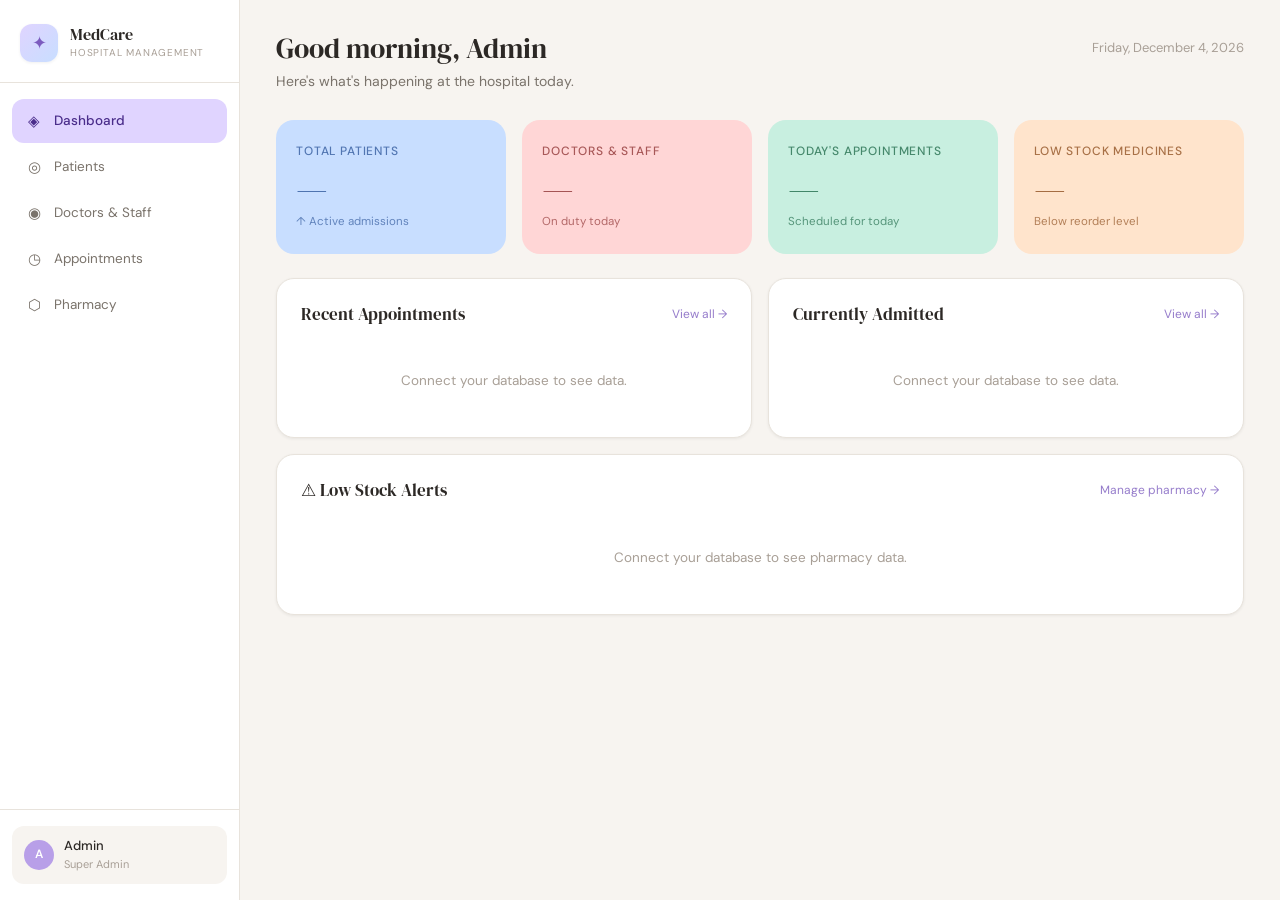
<file: index.html>
<!DOCTYPE html>
<html lang="en">
<head>
  <meta charset="UTF-8">
  <meta name="viewport" content="width=device-width, initial-scale=1.0">
  <title>MedCare HMS — Dashboard</title>
  <link rel="stylesheet" href="assets/css/style.css">
  <link href="https://fonts.googleapis.com/css2?family=DM+Serif+Display:ital@0;1&family=DM+Sans:wght@300;400;500;600&display=swap" rel="stylesheet">
</head>
<body>
  <div class="app-shell">

    <!-- Sidebar -->
    <aside class="sidebar">
      <div class="sidebar-brand">
        <div class="brand-icon">✦</div>
        <div>
          <div class="brand-name">MedCare</div>
          <div class="brand-sub">Hospital Management</div>
        </div>
      </div>
      <nav class="sidebar-nav">
        <a href="index.html" class="nav-item active">
          <span class="nav-icon">◈</span> Dashboard
        </a>
        <a href="patients.html" class="nav-item">
          <span class="nav-icon">◎</span> Patients
        </a>
        <a href="doctors.html" class="nav-item">
          <span class="nav-icon">◉</span> Doctors & Staff
        </a>
        <a href="appointments.html" class="nav-item">
          <span class="nav-icon">◷</span> Appointments
        </a>
        <a href="pharmacy.html" class="nav-item">
          <span class="nav-icon">⬡</span> Pharmacy
        </a>
      </nav>
      <div class="sidebar-footer">
        <div class="user-pill">
          <div class="user-avatar">A</div>
          <div>
            <div class="user-name">Admin</div>
            <div class="user-role">Super Admin</div>
          </div>
        </div>
      </div>
    </aside>

    <!-- Main Content -->
    <main class="main-content">
      <header class="page-header">
        <div>
          <h1 class="page-title">Good morning, Admin</h1>
          <p class="page-subtitle">Here's what's happening at the hospital today.</p>
        </div>
        <div class="header-date" id="headerDate"></div>
      </header>

      <!-- Stats Cards -->
      <div class="stats-grid">
        <div class="stat-card stat-blue" id="statPatients">
          <div class="stat-label">Total Patients</div>
          <div class="stat-value" data-endpoint="api/stats.php?type=patients">—</div>
          <div class="stat-trend">↑ Active admissions</div>
        </div>
        <div class="stat-card stat-rose" id="statDoctors">
          <div class="stat-label">Doctors & Staff</div>
          <div class="stat-value" data-endpoint="api/stats.php?type=staff">—</div>
          <div class="stat-trend">On duty today</div>
        </div>
        <div class="stat-card stat-mint" id="statAppointments">
          <div class="stat-label">Today's Appointments</div>
          <div class="stat-value" data-endpoint="api/stats.php?type=appointments">—</div>
          <div class="stat-trend">Scheduled for today</div>
        </div>
        <div class="stat-card stat-peach" id="statMeds">
          <div class="stat-label">Low Stock Medicines</div>
          <div class="stat-value" data-endpoint="api/stats.php?type=lowstock">—</div>
          <div class="stat-trend">Below reorder level</div>
        </div>
      </div>

      <!-- Two Column Section -->
      <div class="two-col">

        <!-- Recent Appointments -->
        <div class="card">
          <div class="card-head">
            <h2 class="card-title">Recent Appointments</h2>
            <a href="appointments.html" class="card-link">View all →</a>
          </div>
          <div id="recentAppointments">
            <div class="loading-row">Loading…</div>
          </div>
        </div>

        <!-- Admitted Patients -->
        <div class="card">
          <div class="card-head">
            <h2 class="card-title">Currently Admitted</h2>
            <a href="patients.html" class="card-link">View all →</a>
          </div>
          <div id="admittedPatients">
            <div class="loading-row">Loading…</div>
          </div>
        </div>

      </div>

      <!-- Low Stock Alert -->
      <div class="card mt-card">
        <div class="card-head">
          <h2 class="card-title">⚠ Low Stock Alerts</h2>
          <a href="pharmacy.html" class="card-link">Manage pharmacy →</a>
        </div>
        <div id="lowStockTable">
          <div class="loading-row">Loading…</div>
        </div>
      </div>

    </main>
  </div>

  <script src="assets/js/app.js"></script>
  <script>
    // Date
    document.getElementById('headerDate').textContent =
      new Date().toLocaleDateString('en-US', {weekday:'long', year:'numeric', month:'long', day:'numeric'});

    // Load stats
    document.querySelectorAll('[data-endpoint]').forEach(el => {
      fetch(el.dataset.endpoint)
        .then(r => r.json())
        .then(d => { el.textContent = d.count ?? d.value ?? '—'; })
        .catch(() => { el.textContent = '—'; });
    });

    // Load recent appointments
    fetch('api/appointments.php?limit=5')
      .then(r => r.json())
      .then(data => {
        const el = document.getElementById('recentAppointments');
        if (!data.length) { el.innerHTML = '<div class="empty-state">No appointments found.</div>'; return; }
        el.innerHTML = data.map(a => `
          <div class="list-row">
            <div class="list-avatar">${a.patient_name[0]}</div>
            <div class="list-info">
              <div class="list-name">${a.patient_name}</div>
              <div class="list-sub">Dr. ${a.doctor_name} · ${a.type}</div>
            </div>
            <div class="badge badge-${a.status.toLowerCase()}">${a.status}</div>
          </div>`).join('');
      }).catch(() => {
        document.getElementById('recentAppointments').innerHTML = '<div class="empty-state">Connect your database to see data.</div>';
      });

    // Load admitted patients
    fetch('api/admissions.php?status=Admitted&limit=5')
      .then(r => r.json())
      .then(data => {
        const el = document.getElementById('admittedPatients');
        if (!data.length) { el.innerHTML = '<div class="empty-state">No current admissions.</div>'; return; }
        el.innerHTML = data.map(p => `
          <div class="list-row">
            <div class="list-avatar">${p.patient_name[0]}</div>
            <div class="list-info">
              <div class="list-name">${p.patient_name}</div>
              <div class="list-sub">${p.ward_name ?? 'Unassigned'} · ${p.diagnosis ?? 'Under observation'}</div>
            </div>
            <div class="badge badge-admitted">Admitted</div>
          </div>`).join('');
      }).catch(() => {
        document.getElementById('admittedPatients').innerHTML = '<div class="empty-state">Connect your database to see data.</div>';
      });

    // Low stock
    fetch('api/pharmacy.php?filter=lowstock&limit=5')
      .then(r => r.json())
      .then(data => {
        const el = document.getElementById('lowStockTable');
        if (!data.length) { el.innerHTML = '<div class="empty-state">No low stock items. ✓</div>'; return; }
        el.innerHTML = `<table class="data-table"><thead><tr><th>Medicine</th><th>Category</th><th>In Stock</th><th>Reorder Level</th><th>Status</th></tr></thead><tbody>
          ${data.map(m => `<tr>
            <td><strong>${m.name}</strong></td>
            <td>${m.category}</td>
            <td class="text-danger">${m.quantity_in_stock}</td>
            <td>${m.reorder_level}</td>
            <td><span class="badge badge-danger">Low Stock</span></td>
          </tr>`).join('')}
        </tbody></table>`;
      }).catch(() => {
        document.getElementById('lowStockTable').innerHTML = '<div class="empty-state">Connect your database to see pharmacy data.</div>';
      });
  </script>
</body>
</html>
</file>
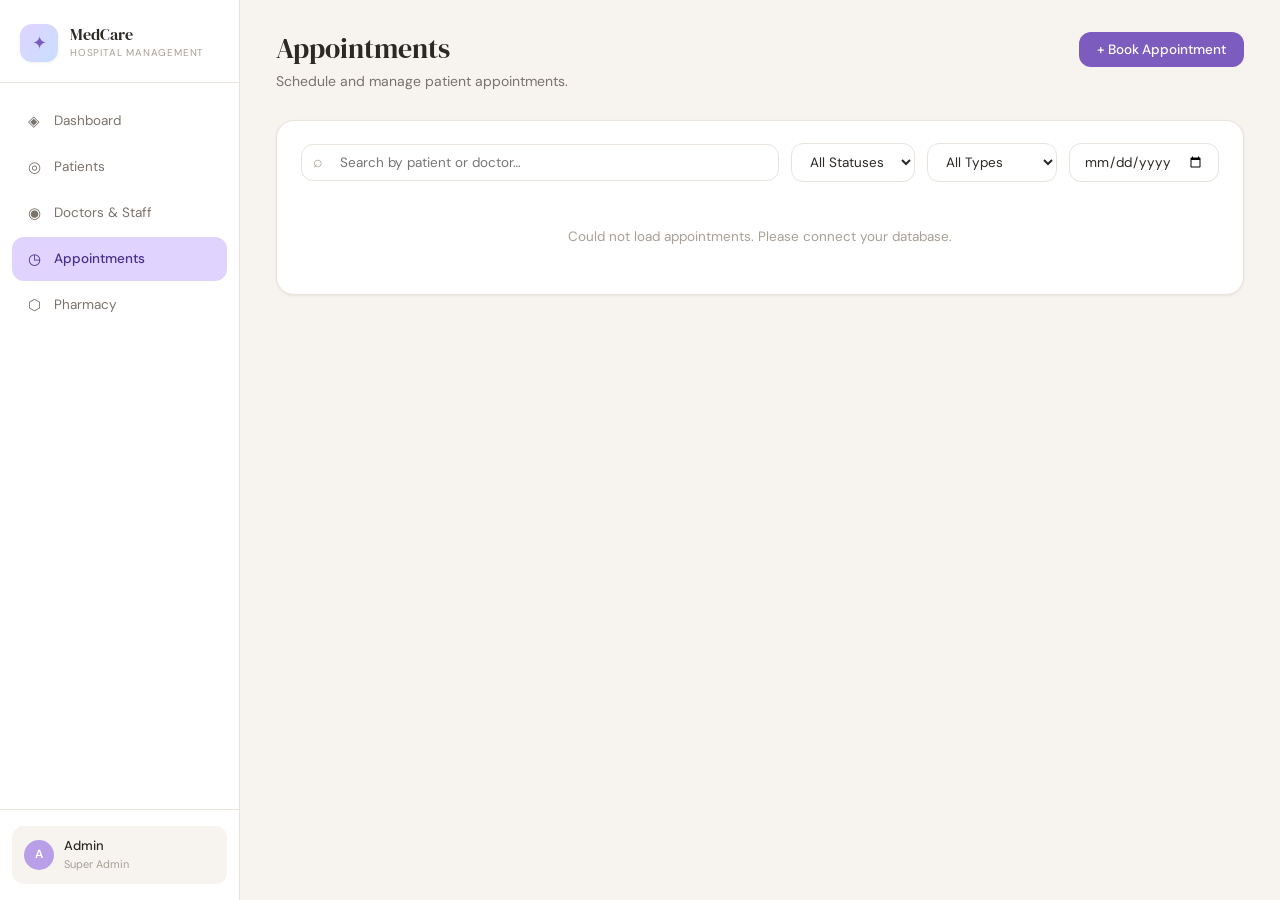
<file: appointments.html>
<!DOCTYPE html>
<html lang="en">
<head>
  <meta charset="UTF-8">
  <meta name="viewport" content="width=device-width, initial-scale=1.0">
  <title>MedCare HMS — Appointments</title>
  <link rel="stylesheet" href="assets/css/style.css">
  <link href="https://fonts.googleapis.com/css2?family=DM+Serif+Display:ital@0;1&family=DM+Sans:wght@300;400;500;600&display=swap" rel="stylesheet">
</head>
<body>
<div class="app-shell">
  <aside class="sidebar">
    <div class="sidebar-brand">
      <div class="brand-icon">✦</div>
      <div><div class="brand-name">MedCare</div><div class="brand-sub">Hospital Management</div></div>
    </div>
    <nav class="sidebar-nav">
      <a href="index.html" class="nav-item"><span class="nav-icon">◈</span> Dashboard</a>
      <a href="patients.html" class="nav-item"><span class="nav-icon">◎</span> Patients</a>
      <a href="doctors.html" class="nav-item"><span class="nav-icon">◉</span> Doctors & Staff</a>
      <a href="appointments.html" class="nav-item active"><span class="nav-icon">◷</span> Appointments</a>
      <a href="pharmacy.html" class="nav-item"><span class="nav-icon">⬡</span> Pharmacy</a>
    </nav>
    <div class="sidebar-footer">
      <div class="user-pill">
        <div class="user-avatar">A</div>
        <div><div class="user-name">Admin</div><div class="user-role">Super Admin</div></div>
      </div>
    </div>
  </aside>

  <main class="main-content">
    <header class="page-header">
      <div>
        <h1 class="page-title">Appointments</h1>
        <p class="page-subtitle">Schedule and manage patient appointments.</p>
      </div>
      <button class="btn btn-primary" onclick="openModal('addApptModal')">+ Book Appointment</button>
    </header>

    <div id="alertBox"></div>

    <div class="card">
      <div class="toolbar">
        <div class="search-box">
          <input type="text" id="searchInput" placeholder="Search by patient or doctor…" oninput="filterTable()">
        </div>
        <select class="select-filter" id="statusFilter" onchange="filterTable()">
          <option value="">All Statuses</option>
          <option>Scheduled</option><option>Confirmed</option>
          <option>Completed</option><option>Cancelled</option><option>No-Show</option>
        </select>
        <select class="select-filter" id="typeFilter" onchange="filterTable()">
          <option value="">All Types</option>
          <option>Consultation</option><option>Follow-up</option>
          <option>Emergency</option><option>Procedure</option><option>Checkup</option>
        </select>
        <input type="date" class="select-filter" id="dateFilter" onchange="filterTable()" title="Filter by date">
      </div>
      <div id="tableContainer"><div class="loading-row">Loading appointments…</div></div>
    </div>
  </main>
</div>

<!-- Book Appointment Modal -->
<div class="modal-overlay" id="addApptModal">
  <div class="modal">
    <h2 class="modal-title">Book Appointment</h2>
    <form id="addApptForm">
      <div class="form-grid">
        <div class="form-group span-2">
          <label class="form-label">Patient *</label>
          <select name="patient_id" id="patientSelect" class="form-select" required>
            <option value="">Loading patients…</option>
          </select>
        </div>
        <div class="form-group span-2">
          <label class="form-label">Doctor *</label>
          <select name="doctor_id" id="doctorSelect" class="form-select" required>
            <option value="">Loading doctors…</option>
          </select>
        </div>
        <div class="form-group">
          <label class="form-label">Date & Time *</label>
          <input type="datetime-local" name="scheduled_at" class="form-input" required>
        </div>
        <div class="form-group">
          <label class="form-label">Duration (minutes)</label>
          <input type="number" name="duration_minutes" class="form-input" value="30" min="10" max="240">
        </div>
        <div class="form-group">
          <label class="form-label">Type</label>
          <select name="type" class="form-select">
            <option>Consultation</option><option>Follow-up</option>
            <option>Emergency</option><option>Procedure</option><option>Checkup</option>
          </select>
        </div>
        <div class="form-group">
          <label class="form-label">Status</label>
          <select name="status" class="form-select">
            <option>Scheduled</option><option>Confirmed</option>
          </select>
        </div>
        <div class="form-group span-2">
          <label class="form-label">Symptoms / Reason</label>
          <textarea name="symptoms" class="form-textarea" placeholder="Describe symptoms or reason for visit…"></textarea>
        </div>
      </div>
      <div class="form-actions">
        <button type="button" class="btn btn-outline" onclick="closeModal('addApptModal')">Cancel</button>
        <button type="submit" class="btn btn-primary">Book Appointment</button>
      </div>
    </form>
  </div>
</div>

<script src="assets/js/app.js"></script>
<script>
let allAppts = [];

function loadAppointments() {
  fetch('api/appointments.php')
    .then(r => r.json())
    .then(data => { allAppts = data; renderTable(data); })
    .catch(() => {
      document.getElementById('tableContainer').innerHTML =
        '<div class="empty-state">Could not load appointments. Please connect your database.</div>';
    });
}

function renderTable(data) {
  const el = document.getElementById('tableContainer');
  if (!data.length) { el.innerHTML = '<div class="empty-state">No appointments found.</div>'; return; }
  el.innerHTML = `<table class="data-table">
    <thead><tr>
      <th>Patient</th><th>Doctor</th><th>Scheduled</th>
      <th>Type</th><th>Status</th><th>Actions</th>
    </tr></thead>
    <tbody>${data.map(a => `<tr>
      <td><strong>${a.patient_name}</strong></td>
      <td>Dr. ${a.doctor_name}</td>
      <td class="text-muted">${formatDateTime(a.scheduled_at)}</td>
      <td class="text-muted">${a.type}</td>
      <td><span class="badge badge-${a.status.toLowerCase().replace('-','')}">${a.status}</span></td>
      <td><div class="action-btns">
        <button class="action-btn" onclick="changeStatus(${a.appointment_id}, '${a.status}')">Status</button>
        <button class="action-btn del" onclick="deleteAppt(${a.appointment_id})">Cancel</button>
      </div></td>
    </tr>`).join('')}</tbody></table>`;
}

function formatDateTime(dt) {
  if (!dt) return '—';
  const d = new Date(dt);
  return d.toLocaleDateString('en-US', {month:'short', day:'numeric', year:'numeric'})
       + ' ' + d.toLocaleTimeString('en-US', {hour:'2-digit', minute:'2-digit'});
}

function filterTable() {
  const q      = document.getElementById('searchInput').value.toLowerCase();
  const status = document.getElementById('statusFilter').value;
  const type   = document.getElementById('typeFilter').value;
  const date   = document.getElementById('dateFilter').value;
  renderTable(allAppts.filter(a => {
    const name = `${a.patient_name} ${a.doctor_name}`.toLowerCase();
    const apptDate = a.scheduled_at ? a.scheduled_at.substring(0,10) : '';
    return (!q || name.includes(q))
        && (!status || a.status === status)
        && (!type   || a.type   === type)
        && (!date   || apptDate === date);
  }));
}

function changeStatus(id, current) {
  const statuses = ['Scheduled','Confirmed','Completed','Cancelled','No-Show'];
  const next = prompt(`Change status (current: ${current}):\nOptions: ${statuses.join(', ')}`);
  if (!next || !statuses.includes(next)) return;
  const fd = new FormData(); fd.append('status', next); fd.append('appointment_id', id);
  fetch('api/appointments.php?action=status', { method: 'POST', body: fd })
    .then(r => r.json())
    .then(d => { if (d.success) { showAlert('Status updated.', 'success'); loadAppointments(); } })
    .catch(() => showAlert('Error updating status.', 'error'));
}

function deleteAppt(id) {
  if (!confirm('Cancel this appointment?')) return;
  fetch(`api/appointments.php?id=${id}`, { method: 'DELETE' })
    .then(r => r.json())
    .then(d => { if (d.success) { showAlert('Appointment cancelled.', 'success'); loadAppointments(); } });
}

// Load patients and doctors into selects
function loadSelects() {
  fetch('api/patients.php')
    .then(r => r.json())
    .then(data => {
      const sel = document.getElementById('patientSelect');
      sel.innerHTML = '<option value="">Select patient…</option>' +
        data.map(p => `<option value="${p.patient_id}">${p.first_name} ${p.last_name}</option>`).join('');
    }).catch(() => {});

  fetch('api/staff.php?role=Doctor')
    .then(r => r.json())
    .then(data => {
      const sel = document.getElementById('doctorSelect');
      sel.innerHTML = '<option value="">Select doctor…</option>' +
        data.map(d => `<option value="${d.staff_id}">Dr. ${d.first_name} ${d.last_name} (${d.specialization || d.role})</option>`).join('');
    }).catch(() => {});
}

document.getElementById('addApptForm').addEventListener('submit', function(e) {
  e.preventDefault();
  const fd = new FormData(this);
  fetch('api/appointments.php', { method: 'POST', body: fd })
    .then(r => r.json())
    .then(d => {
      if (d.success) {
        closeModal('addApptModal'); this.reset();
        showAlert('Appointment booked!', 'success'); loadAppointments();
      } else { showAlert(d.error || 'Error.', 'error'); }
    })
    .catch(() => showAlert('Server error.', 'error'));
});

loadAppointments();
loadSelects();
</script>
</body>
</html>
</file>
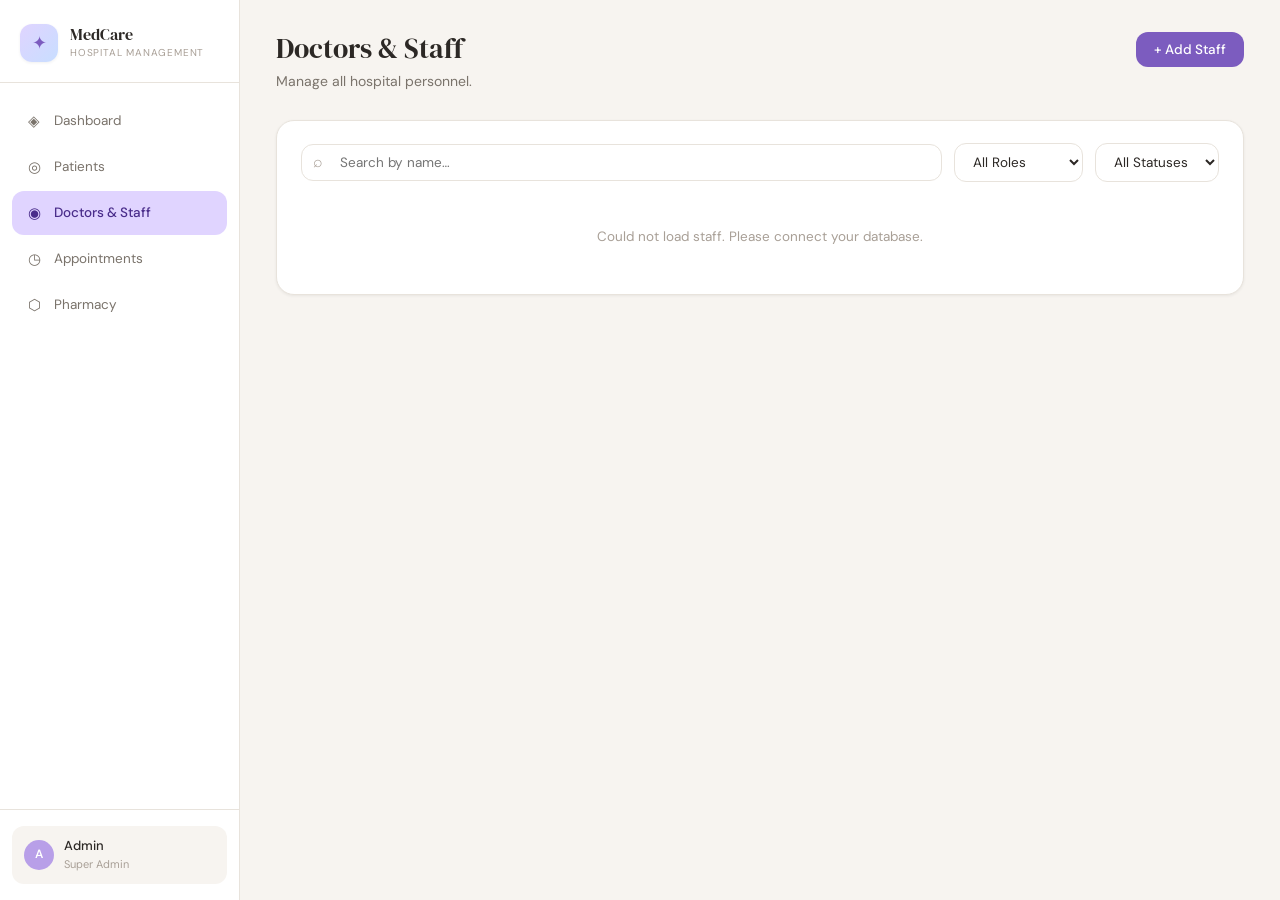
<file: doctors.html>
<!DOCTYPE html>
<html lang="en">
<head>
  <meta charset="UTF-8">
  <meta name="viewport" content="width=device-width, initial-scale=1.0">
  <title>MedCare HMS — Doctors & Staff</title>
  <link rel="stylesheet" href="assets/css/style.css">
  <link href="https://fonts.googleapis.com/css2?family=DM+Serif+Display:ital@0;1&family=DM+Sans:wght@300;400;500;600&display=swap" rel="stylesheet">
</head>
<body>
<div class="app-shell">
  <aside class="sidebar">
    <div class="sidebar-brand">
      <div class="brand-icon">✦</div>
      <div><div class="brand-name">MedCare</div><div class="brand-sub">Hospital Management</div></div>
    </div>
    <nav class="sidebar-nav">
      <a href="index.html" class="nav-item"><span class="nav-icon">◈</span> Dashboard</a>
      <a href="patients.html" class="nav-item"><span class="nav-icon">◎</span> Patients</a>
      <a href="doctors.html" class="nav-item active"><span class="nav-icon">◉</span> Doctors & Staff</a>
      <a href="appointments.html" class="nav-item"><span class="nav-icon">◷</span> Appointments</a>
      <a href="pharmacy.html" class="nav-item"><span class="nav-icon">⬡</span> Pharmacy</a>
    </nav>
    <div class="sidebar-footer">
      <div class="user-pill">
        <div class="user-avatar">A</div>
        <div><div class="user-name">Admin</div><div class="user-role">Super Admin</div></div>
      </div>
    </div>
  </aside>

  <main class="main-content">
    <header class="page-header">
      <div>
        <h1 class="page-title">Doctors & Staff</h1>
        <p class="page-subtitle">Manage all hospital personnel.</p>
      </div>
      <button class="btn btn-primary" onclick="openModal('addStaffModal')">+ Add Staff</button>
    </header>

    <div id="alertBox"></div>

    <div class="card">
      <div class="toolbar">
        <div class="search-box">
          <input type="text" id="searchInput" placeholder="Search by name…" oninput="filterTable()">
        </div>
        <select class="select-filter" id="roleFilter" onchange="filterTable()">
          <option value="">All Roles</option>
          <option>Doctor</option><option>Nurse</option>
          <option>Technician</option><option>Receptionist</option>
          <option>Pharmacist</option><option>Admin</option>
        </select>
        <select class="select-filter" id="statusFilter" onchange="filterTable()">
          <option value="">All Statuses</option>
          <option>Active</option><option>Inactive</option><option>On Leave</option>
        </select>
      </div>
      <div id="tableContainer"><div class="loading-row">Loading staff…</div></div>
    </div>
  </main>
</div>

<!-- Add Staff Modal -->
<div class="modal-overlay" id="addStaffModal">
  <div class="modal">
    <h2 class="modal-title">Add Staff Member</h2>
    <form id="addStaffForm">
      <div class="form-grid">
        <div class="form-group">
          <label class="form-label">First Name *</label>
          <input type="text" name="first_name" class="form-input" required>
        </div>
        <div class="form-group">
          <label class="form-label">Last Name *</label>
          <input type="text" name="last_name" class="form-input" required>
        </div>
        <div class="form-group">
          <label class="form-label">Role *</label>
          <select name="role" class="form-select" required>
            <option value="">Select…</option>
            <option>Doctor</option><option>Nurse</option>
            <option>Technician</option><option>Receptionist</option>
            <option>Pharmacist</option><option>Admin</option>
          </select>
        </div>
        <div class="form-group">
          <label class="form-label">Specialization</label>
          <input type="text" name="specialization" class="form-input" placeholder="e.g. Cardiologist">
        </div>
        <div class="form-group">
          <label class="form-label">Email</label>
          <input type="email" name="email" class="form-input">
        </div>
        <div class="form-group">
          <label class="form-label">Phone</label>
          <input type="text" name="phone" class="form-input">
        </div>
        <div class="form-group">
          <label class="form-label">Gender</label>
          <select name="gender" class="form-select">
            <option value="">Select…</option>
            <option>Male</option><option>Female</option><option>Other</option>
          </select>
        </div>
        <div class="form-group">
          <label class="form-label">Hire Date *</label>
          <input type="date" name="hire_date" class="form-input" required>
        </div>
        <div class="form-group">
          <label class="form-label">Salary</label>
          <input type="number" name="salary" class="form-input" step="0.01">
        </div>
        <div class="form-group">
          <label class="form-label">Status</label>
          <select name="status" class="form-select">
            <option>Active</option><option>Inactive</option><option>On Leave</option>
          </select>
        </div>
        <div class="form-group span-2">
          <label class="form-label">Qualification</label>
          <input type="text" name="qualification" class="form-input">
        </div>
      </div>
      <div class="form-actions">
        <button type="button" class="btn btn-outline" onclick="closeModal('addStaffModal')">Cancel</button>
        <button type="submit" class="btn btn-primary">Save Staff</button>
      </div>
    </form>
  </div>
</div>

<script src="assets/js/app.js"></script>
<script>
let allStaff = [];

function loadStaff() {
  fetch('api/staff.php')
    .then(r => r.json())
    .then(data => { allStaff = data; renderTable(data); })
    .catch(() => {
      document.getElementById('tableContainer').innerHTML =
        '<div class="empty-state">Could not load staff. Please connect your database.</div>';
    });
}

function renderTable(data) {
  const el = document.getElementById('tableContainer');
  if (!data.length) { el.innerHTML = '<div class="empty-state">No staff found.</div>'; return; }
  el.innerHTML = `<table class="data-table">
    <thead><tr>
      <th>Name</th><th>Role</th><th>Specialization</th>
      <th>Department</th><th>Phone</th><th>Status</th><th>Actions</th>
    </tr></thead>
    <tbody>${data.map(s => `<tr>
      <td><strong>${s.first_name} ${s.last_name}</strong><br><span class="text-muted" style="font-size:12px">${s.email || ''}</span></td>
      <td><span class="badge badge-${s.role === 'Doctor' ? 'admitted' : 'scheduled'}">${s.role}</span></td>
      <td class="text-muted">${s.specialization || '—'}</td>
      <td class="text-muted">${s.department_name || '—'}</td>
      <td class="text-muted">${s.phone || '—'}</td>
      <td><span class="badge badge-${s.status === 'Active' ? 'active' : 'inactive'}">${s.status}</span></td>
      <td><div class="action-btns">
        <button class="action-btn" onclick="editStaff(${s.staff_id})">Edit</button>
        <button class="action-btn del" onclick="deleteStaff(${s.staff_id})">Delete</button>
      </div></td>
    </tr>`).join('')}</tbody></table>`;
}

function filterTable() {
  const q      = document.getElementById('searchInput').value.toLowerCase();
  const role   = document.getElementById('roleFilter').value;
  const status = document.getElementById('statusFilter').value;
  renderTable(allStaff.filter(s => {
    const name = `${s.first_name} ${s.last_name}`.toLowerCase();
    return (!q || name.includes(q))
        && (!role   || s.role === role)
        && (!status || s.status === status);
  }));
}

document.getElementById('addStaffForm').addEventListener('submit', function(e) {
  e.preventDefault();
  const fd = new FormData(this);
  fetch('api/staff.php', { method: 'POST', body: fd })
    .then(r => r.json())
    .then(d => {
      if (d.success) {
        closeModal('addStaffModal'); this.reset();
        showAlert('Staff member added!', 'success'); loadStaff();
      } else { showAlert(d.error || 'Error.', 'error'); }
    })
    .catch(() => showAlert('Server error.', 'error'));
});

function deleteStaff(id) {
  if (!confirm('Delete this staff member?')) return;
  fetch(`api/staff.php?id=${id}`, { method: 'DELETE' })
    .then(r => r.json())
    .then(d => { if (d.success) { showAlert('Deleted.', 'success'); loadStaff(); } });
}

function editStaff(id) {
  showAlert('Edit: implement edit modal here.', 'warn');
}

loadStaff();
</script>
</body>
</html>
</file>
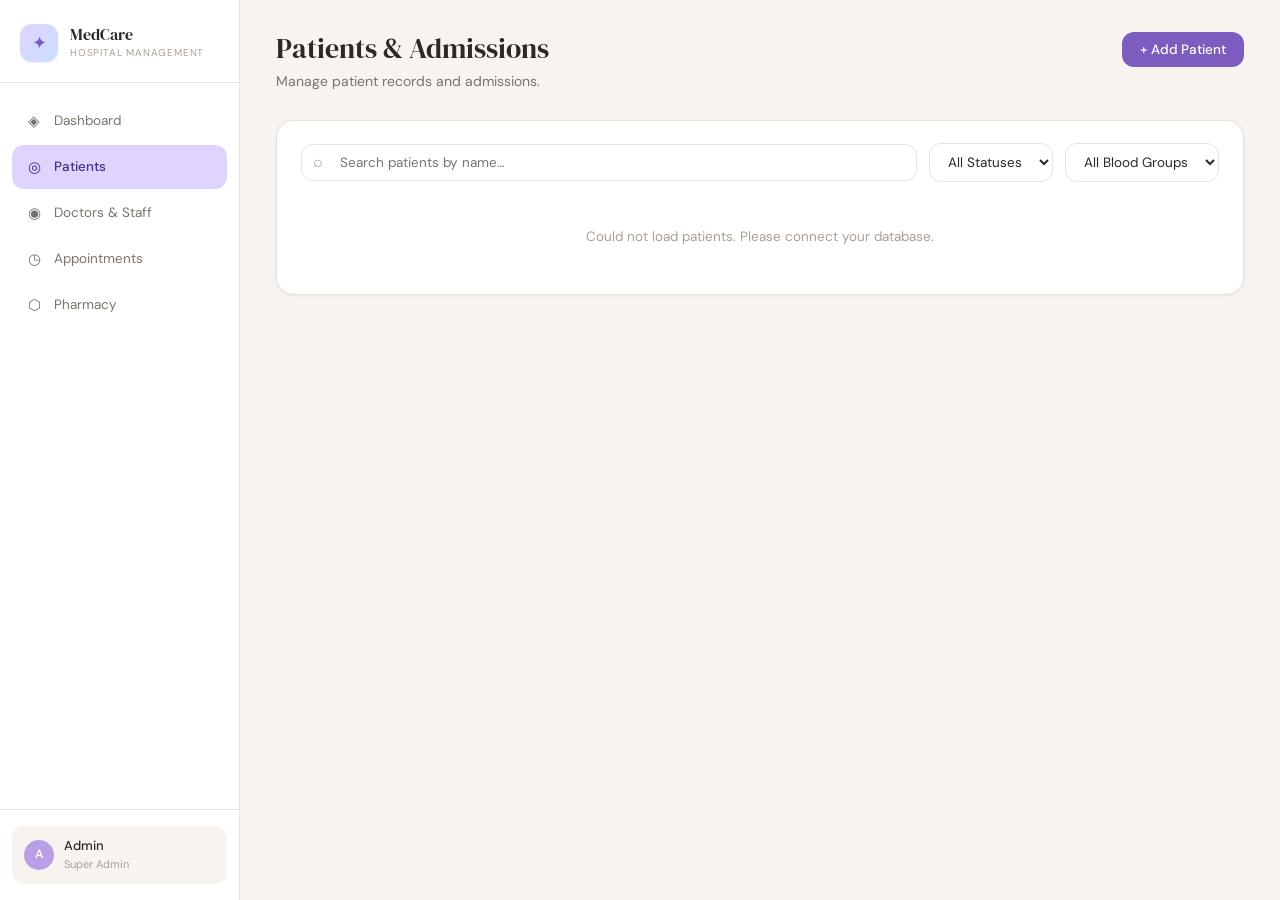
<file: patients.html>
<!DOCTYPE html>
<html lang="en">
<head>
  <meta charset="UTF-8">
  <meta name="viewport" content="width=device-width, initial-scale=1.0">
  <title>MedCare HMS — Patients</title>
  <link rel="stylesheet" href="assets/css/style.css">
  <link href="https://fonts.googleapis.com/css2?family=DM+Serif+Display:ital@0;1&family=DM+Sans:wght@300;400;500;600&display=swap" rel="stylesheet">
</head>
<body>
<div class="app-shell">
  <aside class="sidebar">
    <div class="sidebar-brand">
      <div class="brand-icon">✦</div>
      <div><div class="brand-name">MedCare</div><div class="brand-sub">Hospital Management</div></div>
    </div>
    <nav class="sidebar-nav">
      <a href="index.html" class="nav-item"><span class="nav-icon">◈</span> Dashboard</a>
      <a href="patients.html" class="nav-item active"><span class="nav-icon">◎</span> Patients</a>
      <a href="doctors.html" class="nav-item"><span class="nav-icon">◉</span> Doctors & Staff</a>
      <a href="appointments.html" class="nav-item"><span class="nav-icon">◷</span> Appointments</a>
      <a href="pharmacy.html" class="nav-item"><span class="nav-icon">⬡</span> Pharmacy</a>
    </nav>
    <div class="sidebar-footer">
      <div class="user-pill">
        <div class="user-avatar">A</div>
        <div><div class="user-name">Admin</div><div class="user-role">Super Admin</div></div>
      </div>
    </div>
  </aside>

  <main class="main-content">
    <header class="page-header">
      <div>
        <h1 class="page-title">Patients & Admissions</h1>
        <p class="page-subtitle">Manage patient records and admissions.</p>
      </div>
      <button class="btn btn-primary" onclick="openModal('addPatientModal')">+ Add Patient</button>
    </header>

    <div id="alertBox"></div>

    <div class="card">
      <div class="toolbar">
        <div class="search-box">
          <input type="text" id="searchInput" placeholder="Search patients by name…" oninput="filterTable()">
        </div>
        <select class="select-filter" id="statusFilter" onchange="filterTable()">
          <option value="">All Statuses</option>
          <option value="Admitted">Admitted</option>
          <option value="Discharged">Discharged</option>
        </select>
        <select class="select-filter" id="bloodFilter" onchange="filterTable()">
          <option value="">All Blood Groups</option>
          <option>A+</option><option>A-</option>
          <option>B+</option><option>B-</option>
          <option>AB+</option><option>AB-</option>
          <option>O+</option><option>O-</option>
        </select>
      </div>
      <div id="tableContainer"><div class="loading-row">Loading patients…</div></div>
    </div>
  </main>
</div>

<!-- Add Patient Modal -->
<div class="modal-overlay" id="addPatientModal">
  <div class="modal">
    <h2 class="modal-title">Add New Patient</h2>
    <form id="addPatientForm">
      <div class="form-grid">
        <div class="form-group">
          <label class="form-label">First Name *</label>
          <input type="text" name="first_name" class="form-input" required>
        </div>
        <div class="form-group">
          <label class="form-label">Last Name *</label>
          <input type="text" name="last_name" class="form-input" required>
        </div>
        <div class="form-group">
          <label class="form-label">Date of Birth *</label>
          <input type="date" name="date_of_birth" class="form-input" required>
        </div>
        <div class="form-group">
          <label class="form-label">Gender *</label>
          <select name="gender" class="form-select" required>
            <option value="">Select…</option>
            <option>Male</option><option>Female</option><option>Other</option>
          </select>
        </div>
        <div class="form-group">
          <label class="form-label">Blood Group</label>
          <select name="blood_group" class="form-select">
            <option value="">Unknown</option>
            <option>A+</option><option>A-</option>
            <option>B+</option><option>B-</option>
            <option>AB+</option><option>AB-</option>
            <option>O+</option><option>O-</option>
          </select>
        </div>
        <div class="form-group">
          <label class="form-label">Phone</label>
          <input type="text" name="phone" class="form-input">
        </div>
        <div class="form-group">
          <label class="form-label">Email</label>
          <input type="email" name="email" class="form-input">
        </div>
        <div class="form-group">
          <label class="form-label">City</label>
          <input type="text" name="city" class="form-input">
        </div>
        <div class="form-group span-2">
          <label class="form-label">Address</label>
          <textarea name="address" class="form-textarea"></textarea>
        </div>
        <div class="form-group">
          <label class="form-label">Emergency Contact Name</label>
          <input type="text" name="emergency_contact_name" class="form-input">
        </div>
        <div class="form-group">
          <label class="form-label">Emergency Contact Phone</label>
          <input type="text" name="emergency_contact_phone" class="form-input">
        </div>
      </div>
      <div class="form-actions">
        <button type="button" class="btn btn-outline" onclick="closeModal('addPatientModal')">Cancel</button>
        <button type="submit" class="btn btn-primary">Save Patient</button>
      </div>
    </form>
  </div>
</div>

<script src="assets/js/app.js"></script>
<script>
let allPatients = [];

function loadPatients() {
  fetch('api/patients.php')
    .then(r => r.json())
    .then(data => {
      allPatients = data;
      renderTable(data);
    })
    .catch(() => {
      document.getElementById('tableContainer').innerHTML =
        '<div class="empty-state">Could not load patients. Please connect your database.</div>';
    });
}

function renderTable(data) {
  const el = document.getElementById('tableContainer');
  if (!data.length) { el.innerHTML = '<div class="empty-state">No patients found.</div>'; return; }
  el.innerHTML = `<table class="data-table">
    <thead><tr>
      <th>Patient</th><th>DOB</th><th>Gender</th>
      <th>Blood</th><th>Phone</th><th>City</th><th>Actions</th>
    </tr></thead>
    <tbody>${data.map(p => `<tr>
      <td><strong>${p.first_name} ${p.last_name}</strong></td>
      <td class="text-muted">${p.date_of_birth}</td>
      <td>${p.gender}</td>
      <td><span class="badge badge-admitted">${p.blood_group || '—'}</span></td>
      <td class="text-muted">${p.phone || '—'}</td>
      <td class="text-muted">${p.city || '—'}</td>
      <td><div class="action-btns">
        <button class="action-btn" onclick="editPatient(${p.patient_id})">Edit</button>
        <button class="action-btn del" onclick="deletePatient(${p.patient_id})">Delete</button>
      </div></td>
    </tr>`).join('')}
    </tbody></table>`;
}

function filterTable() {
  const q      = document.getElementById('searchInput').value.toLowerCase();
  const status = document.getElementById('statusFilter').value;
  const blood  = document.getElementById('bloodFilter').value;
  let filtered = allPatients.filter(p => {
    const name = `${p.first_name} ${p.last_name}`.toLowerCase();
    return (!q || name.includes(q))
        && (!blood || p.blood_group === blood);
  });
  renderTable(filtered);
}

document.getElementById('addPatientForm').addEventListener('submit', function(e) {
  e.preventDefault();
  const fd = new FormData(this);
  fetch('api/patients.php', { method: 'POST', body: fd })
    .then(r => r.json())
    .then(d => {
      if (d.success) {
        closeModal('addPatientModal');
        this.reset();
        showAlert('Patient added successfully!', 'success');
        loadPatients();
      } else {
        showAlert(d.error || 'Error saving patient.', 'error');
      }
    })
    .catch(() => showAlert('Server error. Check your PHP backend.', 'error'));
});

function deletePatient(id) {
  if (!confirm('Delete this patient? This cannot be undone.')) return;
  fetch(`api/patients.php?id=${id}`, { method: 'DELETE' })
    .then(r => r.json())
    .then(d => { if (d.success) { showAlert('Patient deleted.', 'success'); loadPatients(); } })
    .catch(() => showAlert('Delete failed.', 'error'));
}

function editPatient(id) {
  showAlert('Edit functionality: open edit modal or navigate to patient detail page.', 'warn');
}

loadPatients();
</script>
</body>
</html>
</file>
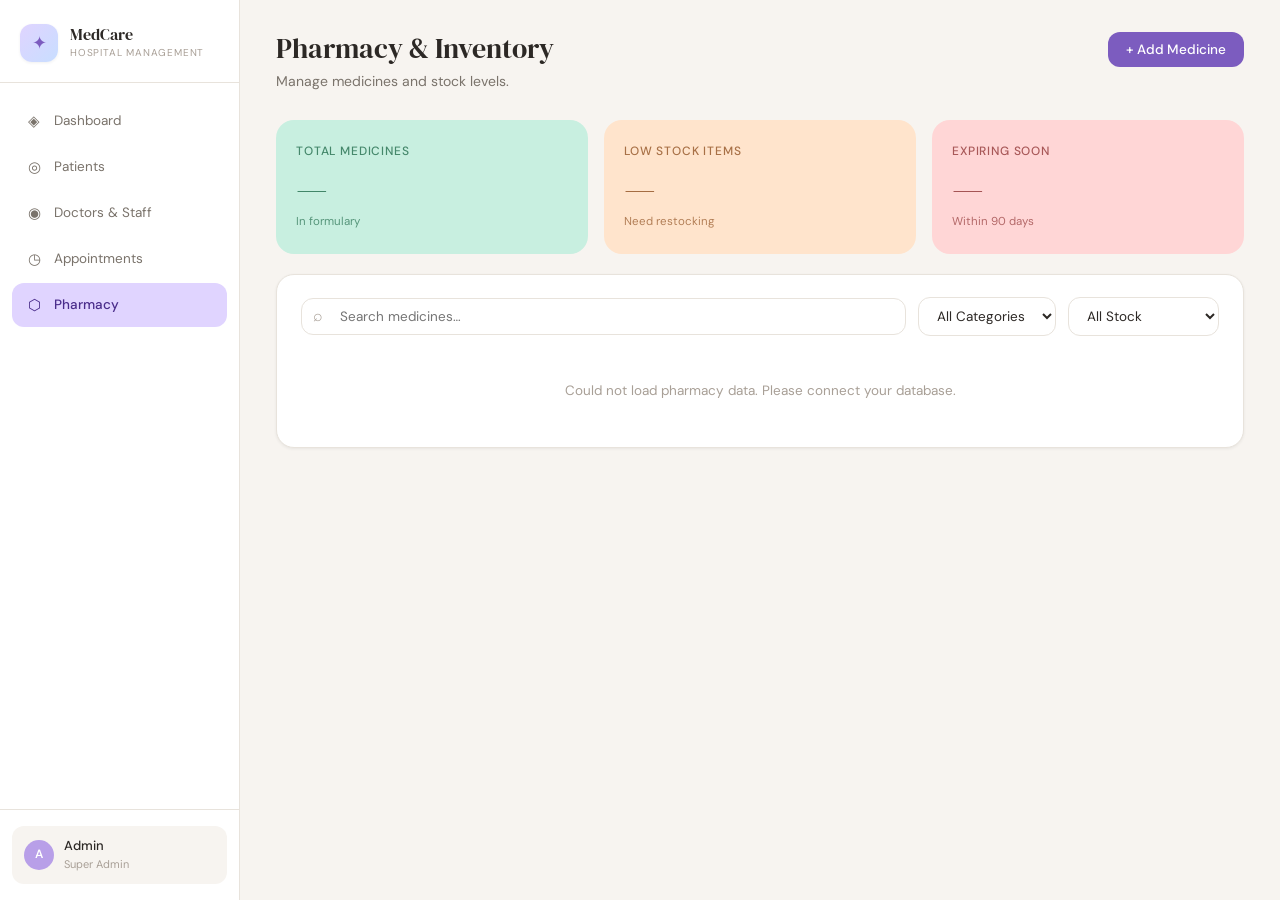
<file: pharmacy.html>
<!DOCTYPE html>
<html lang="en">
<head>
  <meta charset="UTF-8">
  <meta name="viewport" content="width=device-width, initial-scale=1.0">
  <title>MedCare HMS — Pharmacy</title>
  <link rel="stylesheet" href="assets/css/style.css">
  <link href="https://fonts.googleapis.com/css2?family=DM+Serif+Display:ital@0;1&family=DM+Sans:wght@300;400;500;600&display=swap" rel="stylesheet">
</head>
<body>
<div class="app-shell">
  <aside class="sidebar">
    <div class="sidebar-brand">
      <div class="brand-icon">✦</div>
      <div><div class="brand-name">MedCare</div><div class="brand-sub">Hospital Management</div></div>
    </div>
    <nav class="sidebar-nav">
      <a href="index.html" class="nav-item"><span class="nav-icon">◈</span> Dashboard</a>
      <a href="patients.html" class="nav-item"><span class="nav-icon">◎</span> Patients</a>
      <a href="doctors.html" class="nav-item"><span class="nav-icon">◉</span> Doctors & Staff</a>
      <a href="appointments.html" class="nav-item"><span class="nav-icon">◷</span> Appointments</a>
      <a href="pharmacy.html" class="nav-item active"><span class="nav-icon">⬡</span> Pharmacy</a>
    </nav>
    <div class="sidebar-footer">
      <div class="user-pill">
        <div class="user-avatar">A</div>
        <div><div class="user-name">Admin</div><div class="user-role">Super Admin</div></div>
      </div>
    </div>
  </aside>

  <main class="main-content">
    <header class="page-header">
      <div>
        <h1 class="page-title">Pharmacy & Inventory</h1>
        <p class="page-subtitle">Manage medicines and stock levels.</p>
      </div>
      <button class="btn btn-primary" onclick="openModal('addMedModal')">+ Add Medicine</button>
    </header>

    <div id="alertBox"></div>

    <!-- Mini stats -->
    <div class="stats-grid" style="grid-template-columns: repeat(3,1fr); margin-bottom:20px;">
      <div class="stat-card stat-mint">
        <div class="stat-label">Total Medicines</div>
        <div class="stat-value" id="totalMeds">—</div>
        <div class="stat-trend">In formulary</div>
      </div>
      <div class="stat-card stat-peach">
        <div class="stat-label">Low Stock Items</div>
        <div class="stat-value" id="lowStockCount">—</div>
        <div class="stat-trend">Need restocking</div>
      </div>
      <div class="stat-card stat-rose">
        <div class="stat-label">Expiring Soon</div>
        <div class="stat-value" id="expiringSoon">—</div>
        <div class="stat-trend">Within 90 days</div>
      </div>
    </div>

    <div class="card">
      <div class="toolbar">
        <div class="search-box">
          <input type="text" id="searchInput" placeholder="Search medicines…" oninput="filterTable()">
        </div>
        <select class="select-filter" id="categoryFilter" onchange="filterTable()">
          <option value="">All Categories</option>
        </select>
        <select class="select-filter" id="stockFilter" onchange="filterTable()">
          <option value="">All Stock</option>
          <option value="low">Low Stock Only</option>
          <option value="ok">Adequate Stock</option>
        </select>
      </div>
      <div id="tableContainer"><div class="loading-row">Loading medicines…</div></div>
    </div>
  </main>
</div>

<!-- Add Medicine Modal -->
<div class="modal-overlay" id="addMedModal">
  <div class="modal">
    <h2 class="modal-title">Add Medicine</h2>
    <form id="addMedForm">
      <div class="form-grid">
        <div class="form-group span-2">
          <label class="form-label">Medicine Name *</label>
          <input type="text" name="name" class="form-input" required>
        </div>
        <div class="form-group">
          <label class="form-label">Generic Name</label>
          <input type="text" name="generic_name" class="form-input">
        </div>
        <div class="form-group">
          <label class="form-label">Manufacturer</label>
          <input type="text" name="manufacturer" class="form-input">
        </div>
        <div class="form-group">
          <label class="form-label">Dosage Form</label>
          <select name="dosage_form" class="form-select">
            <option value="">Select…</option>
            <option>Tablet</option><option>Capsule</option>
            <option>Syrup</option><option>Injection</option>
            <option>Cream</option><option>Drops</option>
            <option>Inhaler</option><option>Patch</option><option>Other</option>
          </select>
        </div>
        <div class="form-group">
          <label class="form-label">Strength</label>
          <input type="text" name="strength" class="form-input" placeholder="e.g. 500mg">
        </div>
        <div class="form-group">
          <label class="form-label">Unit Price (Rs.) *</label>
          <input type="number" name="unit_price" class="form-input" step="0.01" required>
        </div>
        <div class="form-group">
          <label class="form-label">Category</label>
          <select name="category_id" id="categorySelect" class="form-select">
            <option value="">None</option>
          </select>
        </div>
        <div class="form-group">
          <label class="form-label">Initial Stock Qty</label>
          <input type="number" name="quantity" class="form-input" value="0">
        </div>
        <div class="form-group">
          <label class="form-label">Reorder Level</label>
          <input type="number" name="reorder_level" class="form-input" value="50">
        </div>
        <div class="form-group">
          <label class="form-label">Expiry Date</label>
          <input type="date" name="expiry_date" class="form-input">
        </div>
        <div class="form-group">
          <label class="form-label">Requires Prescription</label>
          <select name="requires_prescription" class="form-select">
            <option value="1">Yes</option><option value="0">No</option>
          </select>
        </div>
      </div>
      <div class="form-actions">
        <button type="button" class="btn btn-outline" onclick="closeModal('addMedModal')">Cancel</button>
        <button type="submit" class="btn btn-primary">Save Medicine</button>
      </div>
    </form>
  </div>
</div>

<!-- Restock Modal -->
<div class="modal-overlay" id="restockModal">
  <div class="modal" style="max-width:360px">
    <h2 class="modal-title">Restock Medicine</h2>
    <input type="hidden" id="restockId">
    <div class="form-group" style="margin-bottom:16px">
      <label class="form-label">Medicine</label>
      <div id="restockName" style="font-weight:500;padding:8px 0;"></div>
    </div>
    <div class="form-group">
      <label class="form-label">Quantity to Add *</label>
      <input type="number" id="restockQty" class="form-input" min="1" required>
    </div>
    <div class="form-actions">
      <button class="btn btn-outline" onclick="closeModal('restockModal')">Cancel</button>
      <button class="btn btn-primary" onclick="submitRestock()">Add Stock</button>
    </div>
  </div>
</div>

<script src="assets/js/app.js"></script>
<script>
let allMeds = [];

function loadMedicines() {
  fetch('api/pharmacy.php')
    .then(r => r.json())
    .then(data => {
      allMeds = data;
      renderTable(data);
      updateStats(data);
    })
    .catch(() => {
      document.getElementById('tableContainer').innerHTML =
        '<div class="empty-state">Could not load pharmacy data. Please connect your database.</div>';
    });
}

function updateStats(data) {
  document.getElementById('totalMeds').textContent = data.length;
  document.getElementById('lowStockCount').textContent =
    data.filter(m => parseInt(m.quantity_in_stock) <= parseInt(m.reorder_level)).length;
  const ninety = new Date(); ninety.setDate(ninety.getDate() + 90);
  document.getElementById('expiringSoon').textContent =
    data.filter(m => m.expiry_date && new Date(m.expiry_date) <= ninety).length;
}

function renderTable(data) {
  const el = document.getElementById('tableContainer');
  if (!data.length) { el.innerHTML = '<div class="empty-state">No medicines found.</div>'; return; }
  el.innerHTML = `<table class="data-table">
    <thead><tr>
      <th>Medicine</th><th>Category</th><th>Form</th><th>Strength</th>
      <th>Stock</th><th>Reorder</th><th>Expiry</th><th>Price</th><th>Actions</th>
    </tr></thead>
    <tbody>${data.map(m => {
      const low = parseInt(m.quantity_in_stock) <= parseInt(m.reorder_level);
      const exp = m.expiry_date && new Date(m.expiry_date) <= new Date(Date.now() + 90*86400000);
      return `<tr>
        <td><strong>${m.name}</strong><br><span class="text-muted" style="font-size:12px">${m.generic_name || ''}</span></td>
        <td class="text-muted">${m.category || '—'}</td>
        <td class="text-muted">${m.dosage_form || '—'}</td>
        <td class="text-muted">${m.strength || '—'}</td>
        <td><span class="${low ? 'text-danger' : ''}" style="font-weight:500">${m.quantity_in_stock}</span></td>
        <td class="text-muted">${m.reorder_level}</td>
        <td class="${exp ? 'text-danger' : 'text-muted'}">${m.expiry_date || '—'}</td>
        <td class="text-muted">Rs. ${parseFloat(m.unit_price).toFixed(2)}</td>
        <td><div class="action-btns">
          <button class="action-btn" onclick="openRestock(${m.medicine_id},'${m.name}')">Restock</button>
          <button class="action-btn del" onclick="deleteMed(${m.medicine_id})">Delete</button>
        </div></td>
      </tr>`;
    }).join('')}</tbody></table>`;
}

function filterTable() {
  const q    = document.getElementById('searchInput').value.toLowerCase();
  const cat  = document.getElementById('categoryFilter').value;
  const stk  = document.getElementById('stockFilter').value;
  renderTable(allMeds.filter(m => {
    const match = (!q || m.name.toLowerCase().includes(q) || (m.generic_name||'').toLowerCase().includes(q))
               && (!cat || m.category === cat);
    if (stk === 'low')  return match && parseInt(m.quantity_in_stock) <= parseInt(m.reorder_level);
    if (stk === 'ok')   return match && parseInt(m.quantity_in_stock) >  parseInt(m.reorder_level);
    return match;
  }));
}

function loadCategories() {
  fetch('api/pharmacy.php?type=categories')
    .then(r => r.json())
    .then(data => {
      const sel1 = document.getElementById('categoryFilter');
      const sel2 = document.getElementById('categorySelect');
      data.forEach(c => {
        sel1.innerHTML += `<option value="${c.name}">${c.name}</option>`;
        sel2.innerHTML += `<option value="${c.category_id}">${c.name}</option>`;
      });
    }).catch(() => {});
}

function openRestock(id, name) {
  document.getElementById('restockId').value = id;
  document.getElementById('restockName').textContent = name;
  document.getElementById('restockQty').value = '';
  openModal('restockModal');
}

function submitRestock() {
  const id  = document.getElementById('restockId').value;
  const qty = document.getElementById('restockQty').value;
  if (!qty || qty < 1) { showAlert('Enter a valid quantity.', 'error'); return; }
  const fd = new FormData();
  fd.append('medicine_id', id); fd.append('quantity', qty);
  fetch('api/pharmacy.php?action=restock', { method: 'POST', body: fd })
    .then(r => r.json())
    .then(d => {
      if (d.success) {
        closeModal('restockModal');
        showAlert('Stock updated!', 'success');
        loadMedicines();
      } else { showAlert(d.error || 'Error.', 'error'); }
    })
    .catch(() => showAlert('Server error.', 'error'));
}

document.getElementById('addMedForm').addEventListener('submit', function(e) {
  e.preventDefault();
  const fd = new FormData(this);
  fetch('api/pharmacy.php', { method: 'POST', body: fd })
    .then(r => r.json())
    .then(d => {
      if (d.success) {
        closeModal('addMedModal'); this.reset();
        showAlert('Medicine added!', 'success'); loadMedicines();
      } else { showAlert(d.error || 'Error.', 'error'); }
    })
    .catch(() => showAlert('Server error.', 'error'));
});

function deleteMed(id) {
  if (!confirm('Delete this medicine?')) return;
  fetch(`api/pharmacy.php?id=${id}`, { method: 'DELETE' })
    .then(r => r.json())
    .then(d => { if (d.success) { showAlert('Deleted.', 'success'); loadMedicines(); } });
}

loadMedicines();
loadCategories();
</script>
</body>
</html>
</file>
<file: assets/css/style.css>
/* ─────────────────────────────────────────────
   MedCare HMS — Soft & Minimal Pastel Theme
   Font: DM Serif Display + DM Sans
───────────────────────────────────────────── */

*, *::before, *::after { box-sizing: border-box; margin: 0; padding: 0; }

:root {
  --bg:          #F7F4F0;
  --surface:     #FFFFFF;
  --surface-2:   #F0EDE8;
  --border:      #E8E3DC;
  --text:        #2C2825;
  --text-2:      #7A736B;
  --text-3:      #A89F96;

  --blue:        #C8DEFF;
  --blue-text:   #2B5499;
  --rose:        #FFD6D6;
  --rose-text:   #8B2E2E;
  --mint:        #C8EFE0;
  --mint-text:   #1A6645;
  --peach:       #FFE4CC;
  --peach-text:  #8B4A1A;
  --lavender:    #E0D4FF;
  --lavender-text:#4A2D8B;

  --accent:      #B89FE8;
  --accent-dark: #7C5CBF;

  --radius-sm:   6px;
  --radius-md:   12px;
  --radius-lg:   18px;
  --radius-xl:   24px;

  --shadow-sm:   0 1px 3px rgba(44,40,37,0.07);
  --shadow-md:   0 4px 16px rgba(44,40,37,0.08);
  --shadow-lg:   0 8px 32px rgba(44,40,37,0.10);

  --sidebar-w:   240px;
  --font-serif:  'DM Serif Display', serif;
  --font-sans:   'DM Sans', sans-serif;
}

html, body {
  height: 100%;
  font-family: var(--font-sans);
  background: var(--bg);
  color: var(--text);
  font-size: 14px;
  line-height: 1.6;
  -webkit-font-smoothing: antialiased;
}

/* ─── APP SHELL ─────────────────────────────── */
.app-shell {
  display: flex;
  min-height: 100vh;
}

/* ─── SIDEBAR ───────────────────────────────── */
.sidebar {
  width: var(--sidebar-w);
  min-height: 100vh;
  background: var(--surface);
  border-right: 1px solid var(--border);
  display: flex;
  flex-direction: column;
  position: fixed;
  top: 0; left: 0;
  z-index: 100;
  padding: 0;
}

.sidebar-brand {
  display: flex;
  align-items: center;
  gap: 12px;
  padding: 24px 20px 20px;
  border-bottom: 1px solid var(--border);
}

.brand-icon {
  width: 38px; height: 38px;
  background: linear-gradient(135deg, var(--lavender) 0%, var(--blue) 100%);
  border-radius: var(--radius-md);
  display: flex; align-items: center; justify-content: center;
  font-size: 18px; color: var(--accent-dark);
  flex-shrink: 0;
  box-shadow: var(--shadow-sm);
}

.brand-name {
  font-family: var(--font-serif);
  font-size: 16px;
  color: var(--text);
  line-height: 1.2;
}
.brand-sub {
  font-size: 10px;
  color: var(--text-3);
  text-transform: uppercase;
  letter-spacing: 0.08em;
}

.sidebar-nav {
  flex: 1;
  padding: 16px 12px;
  display: flex;
  flex-direction: column;
  gap: 2px;
}

.nav-item {
  display: flex;
  align-items: center;
  gap: 10px;
  padding: 10px 12px;
  border-radius: var(--radius-md);
  color: var(--text-2);
  text-decoration: none;
  font-size: 13.5px;
  font-weight: 400;
  transition: all 0.15s ease;
  position: relative;
}

.nav-item:hover {
  background: var(--bg);
  color: var(--text);
}

.nav-item.active {
  background: var(--lavender);
  color: var(--lavender-text);
  font-weight: 500;
}

.nav-icon {
  font-size: 15px;
  width: 20px;
  text-align: center;
  flex-shrink: 0;
}

.sidebar-footer {
  padding: 16px 12px;
  border-top: 1px solid var(--border);
}

.user-pill {
  display: flex;
  align-items: center;
  gap: 10px;
  padding: 10px 12px;
  background: var(--bg);
  border-radius: var(--radius-md);
}

.user-avatar {
  width: 30px; height: 30px;
  background: var(--accent);
  color: white;
  border-radius: 50%;
  display: flex; align-items: center; justify-content: center;
  font-size: 12px; font-weight: 600;
  flex-shrink: 0;
}

.user-name { font-size: 13px; font-weight: 500; }
.user-role { font-size: 11px; color: var(--text-3); }

/* ─── MAIN CONTENT ──────────────────────────── */
.main-content {
  margin-left: var(--sidebar-w);
  flex: 1;
  padding: 32px 36px;
  max-width: 1200px;
}

/* ─── PAGE HEADER ───────────────────────────── */
.page-header {
  display: flex;
  align-items: flex-start;
  justify-content: space-between;
  margin-bottom: 28px;
}

.page-title {
  font-family: var(--font-serif);
  font-size: 28px;
  color: var(--text);
  line-height: 1.2;
  font-weight: 400;
}

.page-subtitle {
  color: var(--text-2);
  font-size: 14px;
  margin-top: 4px;
}

.header-date {
  color: var(--text-3);
  font-size: 13px;
  margin-top: 6px;
}

/* ─── STATS GRID ────────────────────────────── */
.stats-grid {
  display: grid;
  grid-template-columns: repeat(4, 1fr);
  gap: 16px;
  margin-bottom: 24px;
}

.stat-card {
  border-radius: var(--radius-lg);
  padding: 22px 20px;
  position: relative;
  overflow: hidden;
  transition: transform 0.2s, box-shadow 0.2s;
}
.stat-card:hover {
  transform: translateY(-2px);
  box-shadow: var(--shadow-md);
}

.stat-blue   { background: var(--blue);   color: var(--blue-text); }
.stat-rose   { background: var(--rose);   color: var(--rose-text); }
.stat-mint   { background: var(--mint);   color: var(--mint-text); }
.stat-peach  { background: var(--peach);  color: var(--peach-text); }

.stat-label {
  font-size: 12px;
  font-weight: 500;
  text-transform: uppercase;
  letter-spacing: 0.07em;
  opacity: 0.75;
  margin-bottom: 8px;
}

.stat-value {
  font-family: var(--font-serif);
  font-size: 38px;
  line-height: 1;
  margin-bottom: 6px;
}

.stat-trend {
  font-size: 11.5px;
  opacity: 0.65;
}

/* ─── CARDS ─────────────────────────────────── */
.card {
  background: var(--surface);
  border: 1px solid var(--border);
  border-radius: var(--radius-lg);
  padding: 22px 24px;
  box-shadow: var(--shadow-sm);
}

.card-head {
  display: flex;
  align-items: center;
  justify-content: space-between;
  margin-bottom: 18px;
}

.card-title {
  font-family: var(--font-serif);
  font-size: 17px;
  font-weight: 400;
  color: var(--text);
}

.card-link {
  font-size: 12px;
  color: var(--accent-dark);
  text-decoration: none;
  opacity: 0.8;
  transition: opacity 0.15s;
}
.card-link:hover { opacity: 1; }

.two-col {
  display: grid;
  grid-template-columns: 1fr 1fr;
  gap: 16px;
  margin-bottom: 16px;
}

.mt-card { margin-top: 0; }

/* ─── LIST ROWS ─────────────────────────────── */
.list-row {
  display: flex;
  align-items: center;
  gap: 12px;
  padding: 10px 0;
  border-bottom: 1px solid var(--border);
}
.list-row:last-child { border-bottom: none; }

.list-avatar {
  width: 34px; height: 34px;
  background: var(--lavender);
  color: var(--lavender-text);
  border-radius: 50%;
  display: flex; align-items: center; justify-content: center;
  font-size: 13px; font-weight: 600;
  flex-shrink: 0;
}

.list-info { flex: 1; min-width: 0; }
.list-name { font-size: 13.5px; font-weight: 500; white-space: nowrap; overflow: hidden; text-overflow: ellipsis; }
.list-sub  { font-size: 12px; color: var(--text-3); white-space: nowrap; overflow: hidden; text-overflow: ellipsis; }

/* ─── BADGES ────────────────────────────────── */
.badge {
  font-size: 11px;
  font-weight: 500;
  padding: 3px 9px;
  border-radius: 99px;
  white-space: nowrap;
  flex-shrink: 0;
}

.badge-scheduled  { background: var(--blue);    color: var(--blue-text); }
.badge-confirmed  { background: var(--mint);    color: var(--mint-text); }
.badge-completed  { background: #E8E3DC;        color: var(--text-2); }
.badge-cancelled  { background: var(--rose);    color: var(--rose-text); }
.badge-no-show    { background: var(--peach);   color: var(--peach-text); }
.badge-admitted   { background: var(--lavender);color: var(--lavender-text); }
.badge-discharged { background: var(--mint);    color: var(--mint-text); }
.badge-danger     { background: var(--rose);    color: var(--rose-text); }
.badge-active     { background: var(--mint);    color: var(--mint-text); }
.badge-inactive   { background: #E8E3DC;        color: var(--text-2); }

/* ─── DATA TABLE ────────────────────────────── */
.data-table {
  width: 100%;
  border-collapse: collapse;
  font-size: 13.5px;
}

.data-table th {
  text-align: left;
  font-size: 11px;
  font-weight: 600;
  text-transform: uppercase;
  letter-spacing: 0.06em;
  color: var(--text-3);
  padding: 0 14px 12px 14px;
  border-bottom: 1px solid var(--border);
}

.data-table td {
  padding: 12px 14px;
  border-bottom: 1px solid var(--border);
  color: var(--text);
  vertical-align: middle;
}

.data-table tbody tr:last-child td { border-bottom: none; }

.data-table tbody tr:hover td {
  background: var(--bg);
}

.text-danger { color: #C0392B; font-weight: 600; }
.text-muted  { color: var(--text-3); }

/* ─── TOOLBAR ───────────────────────────────── */
.toolbar {
  display: flex;
  align-items: center;
  gap: 12px;
  margin-bottom: 20px;
  flex-wrap: wrap;
}

.search-box {
  position: relative;
  flex: 1;
  min-width: 220px;
}

.search-box input {
  width: 100%;
  padding: 9px 14px 9px 38px;
  border: 1px solid var(--border);
  border-radius: var(--radius-md);
  background: var(--surface);
  font-family: var(--font-sans);
  font-size: 13.5px;
  color: var(--text);
  outline: none;
  transition: border-color 0.15s;
}
.search-box input:focus { border-color: var(--accent); }
.search-box::before {
  content: '⌕';
  position: absolute;
  left: 12px; top: 50%;
  transform: translateY(-50%);
  color: var(--text-3);
  font-size: 16px;
  pointer-events: none;
}

.btn {
  display: inline-flex;
  align-items: center;
  gap: 6px;
  padding: 9px 18px;
  border-radius: var(--radius-md);
  font-family: var(--font-sans);
  font-size: 13.5px;
  font-weight: 500;
  border: none;
  cursor: pointer;
  transition: all 0.15s;
  text-decoration: none;
  white-space: nowrap;
}

.btn-primary {
  background: var(--accent-dark);
  color: white;
}
.btn-primary:hover { background: #6A4DAF; }

.btn-outline {
  background: var(--surface);
  color: var(--text-2);
  border: 1px solid var(--border);
}
.btn-outline:hover { border-color: var(--accent); color: var(--accent-dark); }

.btn-danger {
  background: var(--rose);
  color: var(--rose-text);
}
.btn-danger:hover { background: #ffc4c4; }

.select-filter {
  padding: 9px 14px;
  border: 1px solid var(--border);
  border-radius: var(--radius-md);
  background: var(--surface);
  font-family: var(--font-sans);
  font-size: 13.5px;
  color: var(--text);
  outline: none;
  cursor: pointer;
}
.select-filter:focus { border-color: var(--accent); }

/* ─── MODAL ─────────────────────────────────── */
.modal-overlay {
  position: fixed;
  inset: 0;
  background: rgba(44,40,37,0.35);
  backdrop-filter: blur(3px);
  display: flex;
  align-items: center;
  justify-content: center;
  z-index: 999;
  opacity: 0;
  pointer-events: none;
  transition: opacity 0.2s;
}
.modal-overlay.open {
  opacity: 1;
  pointer-events: all;
}

.modal {
  background: var(--surface);
  border-radius: var(--radius-xl);
  padding: 32px;
  width: 100%;
  max-width: 520px;
  max-height: 90vh;
  overflow-y: auto;
  box-shadow: var(--shadow-lg);
  transform: translateY(10px);
  transition: transform 0.2s;
}
.modal-overlay.open .modal {
  transform: translateY(0);
}

.modal-title {
  font-family: var(--font-serif);
  font-size: 20px;
  margin-bottom: 20px;
  color: var(--text);
}

/* ─── FORM ──────────────────────────────────── */
.form-grid {
  display: grid;
  grid-template-columns: 1fr 1fr;
  gap: 14px;
}
.form-grid .span-2 { grid-column: 1 / -1; }

.form-group { display: flex; flex-direction: column; gap: 5px; }
.form-label {
  font-size: 12px;
  font-weight: 500;
  color: var(--text-2);
  text-transform: uppercase;
  letter-spacing: 0.05em;
}
.form-input,
.form-select,
.form-textarea {
  padding: 9px 13px;
  border: 1px solid var(--border);
  border-radius: var(--radius-md);
  font-family: var(--font-sans);
  font-size: 13.5px;
  color: var(--text);
  background: var(--bg);
  outline: none;
  transition: border-color 0.15s;
}
.form-input:focus,
.form-select:focus,
.form-textarea:focus { border-color: var(--accent); background: var(--surface); }
.form-textarea { resize: vertical; min-height: 80px; }

.form-actions {
  display: flex;
  gap: 10px;
  justify-content: flex-end;
  margin-top: 22px;
  padding-top: 18px;
  border-top: 1px solid var(--border);
}

/* ─── STATES ────────────────────────────────── */
.loading-row, .empty-state {
  padding: 24px;
  text-align: center;
  color: var(--text-3);
  font-size: 13.5px;
}

.alert {
  padding: 12px 16px;
  border-radius: var(--radius-md);
  font-size: 13.5px;
  margin-bottom: 16px;
}
.alert-success { background: var(--mint);  color: var(--mint-text);  border-left: 3px solid var(--mint-text); }
.alert-error   { background: var(--rose);  color: var(--rose-text);  border-left: 3px solid var(--rose-text); }
.alert-warn    { background: var(--peach); color: var(--peach-text); border-left: 3px solid var(--peach-text);}

/* ─── TABLE ACTIONS ─────────────────────────── */
.action-btns { display: flex; gap: 6px; }
.action-btn {
  padding: 4px 10px;
  border-radius: var(--radius-sm);
  border: 1px solid var(--border);
  background: var(--surface);
  font-size: 11.5px;
  cursor: pointer;
  color: var(--text-2);
  transition: all 0.12s;
}
.action-btn:hover { border-color: var(--accent); color: var(--accent-dark); }
.action-btn.del:hover { background: var(--rose); border-color: var(--rose-text); color: var(--rose-text); }

/* ─── RESPONSIVE ────────────────────────────── */
@media (max-width: 1100px) {
  .stats-grid { grid-template-columns: repeat(2, 1fr); }
}
@media (max-width: 900px) {
  .two-col { grid-template-columns: 1fr; }
  .main-content { padding: 24px 20px; }
}
@media (max-width: 700px) {
  .sidebar { transform: translateX(-100%); }
  .main-content { margin-left: 0; }
  .stats-grid { grid-template-columns: 1fr 1fr; }
  .form-grid  { grid-template-columns: 1fr; }
}

/* ─── ANIMATIONS ────────────────────────────── */
@keyframes fadeIn {
  from { opacity: 0; transform: translateY(8px); }
  to   { opacity: 1; transform: translateY(0); }
}
.card, .stat-card {
  animation: fadeIn 0.3s ease both;
}
.stats-grid .stat-card:nth-child(1) { animation-delay: 0.05s; }
.stats-grid .stat-card:nth-child(2) { animation-delay: 0.10s; }
.stats-grid .stat-card:nth-child(3) { animation-delay: 0.15s; }
.stats-grid .stat-card:nth-child(4) { animation-delay: 0.20s; }
</file>
